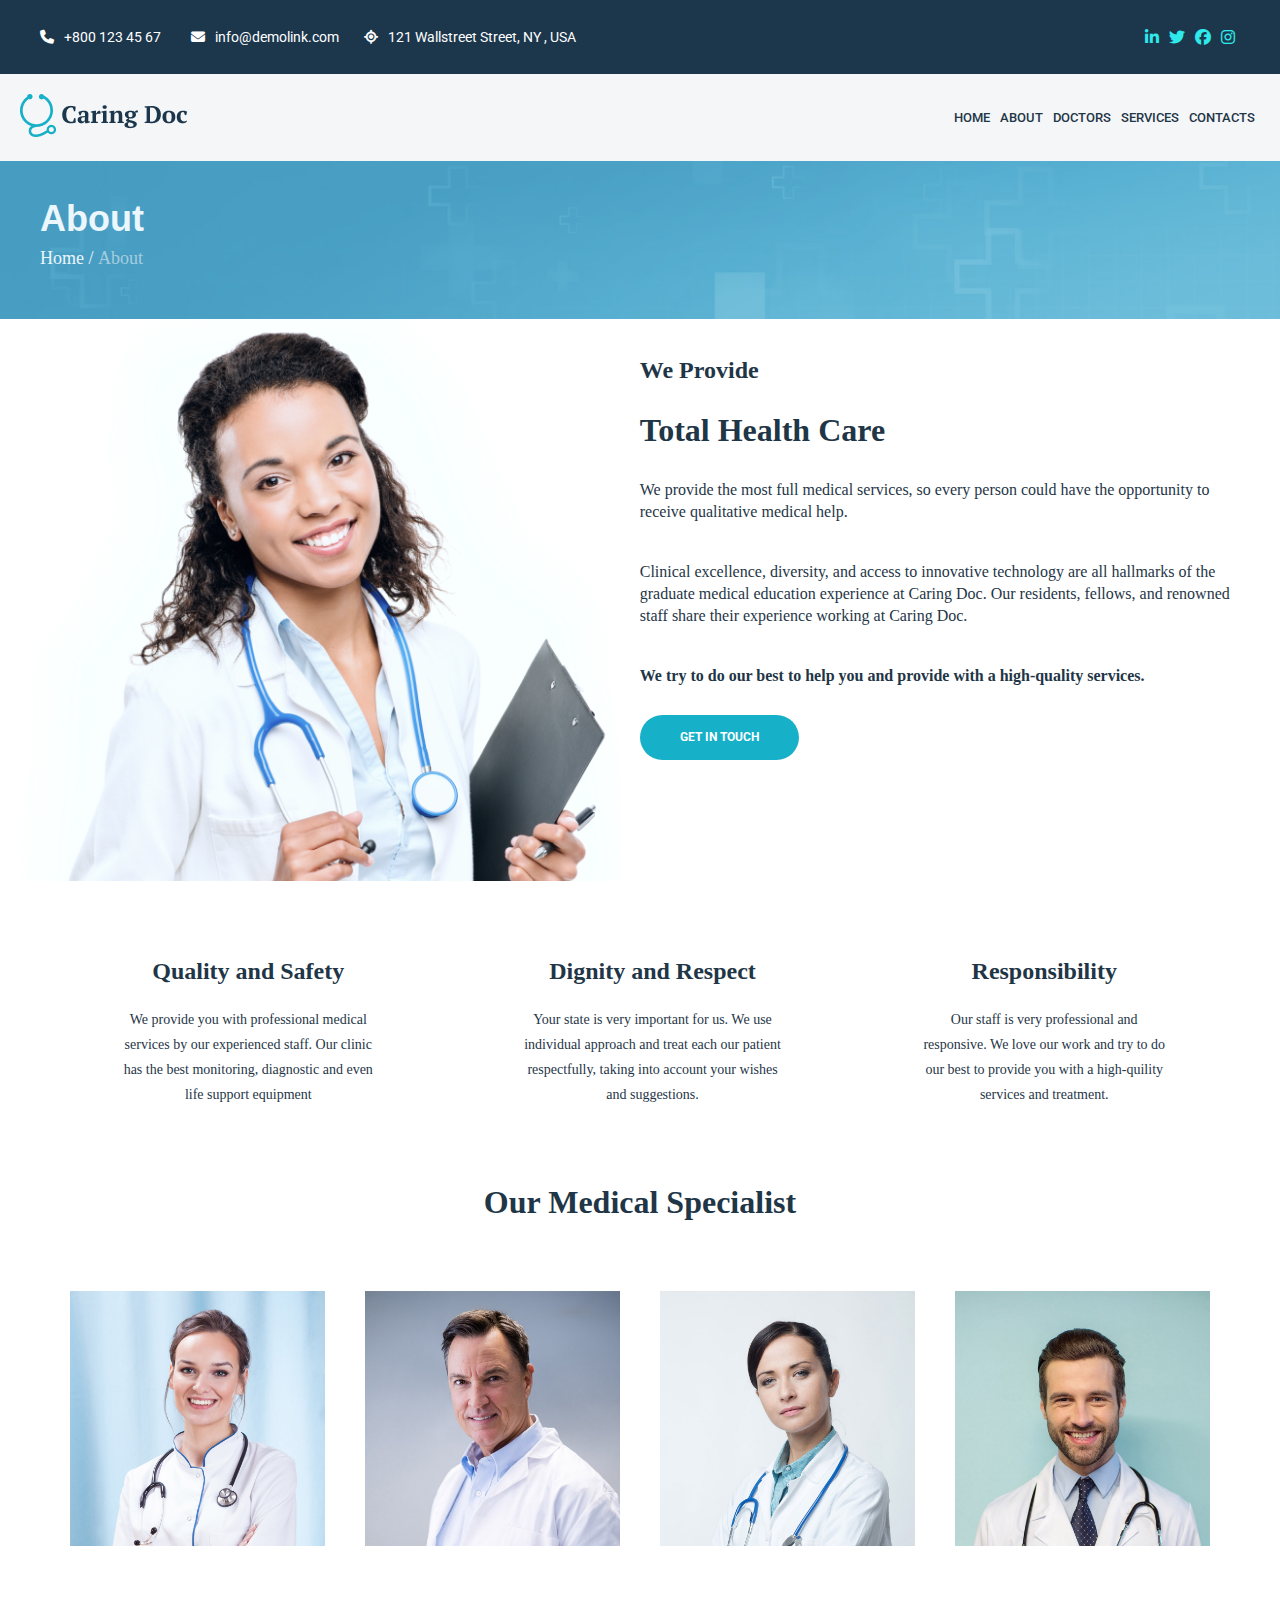
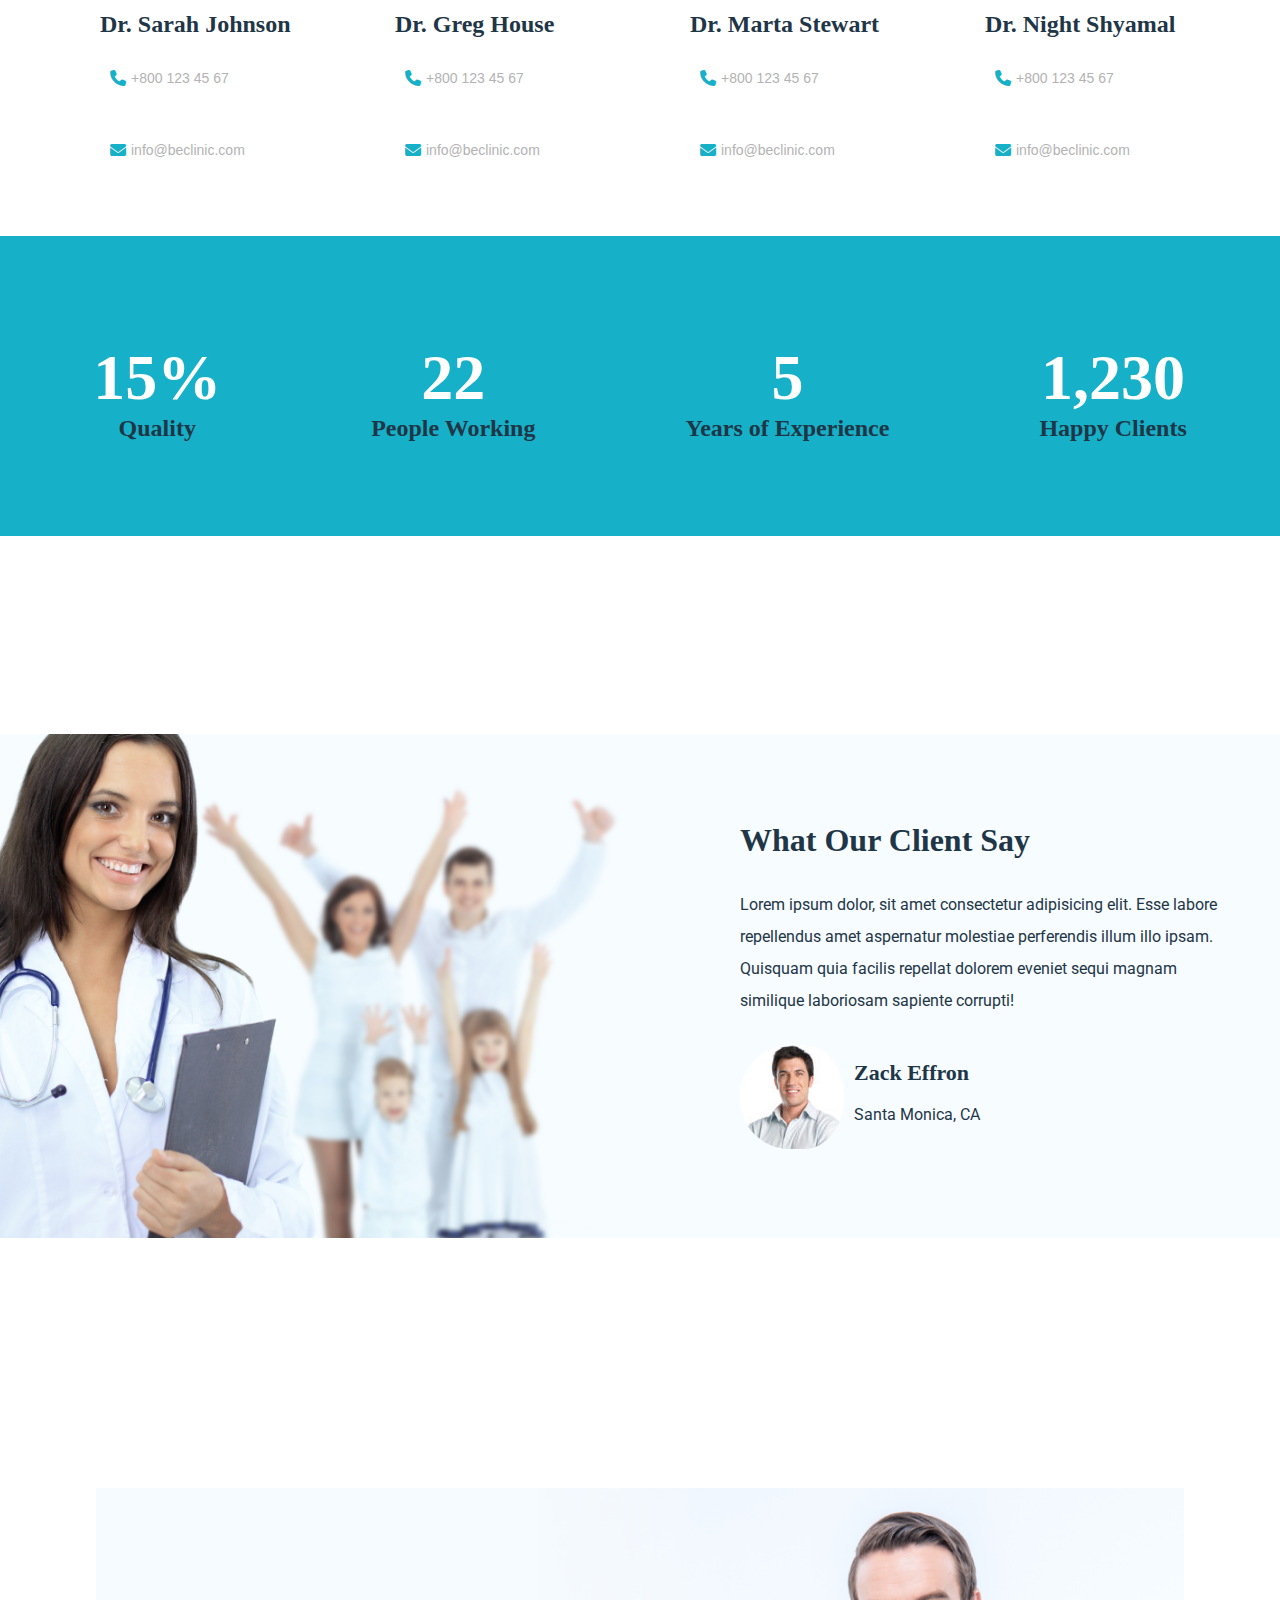
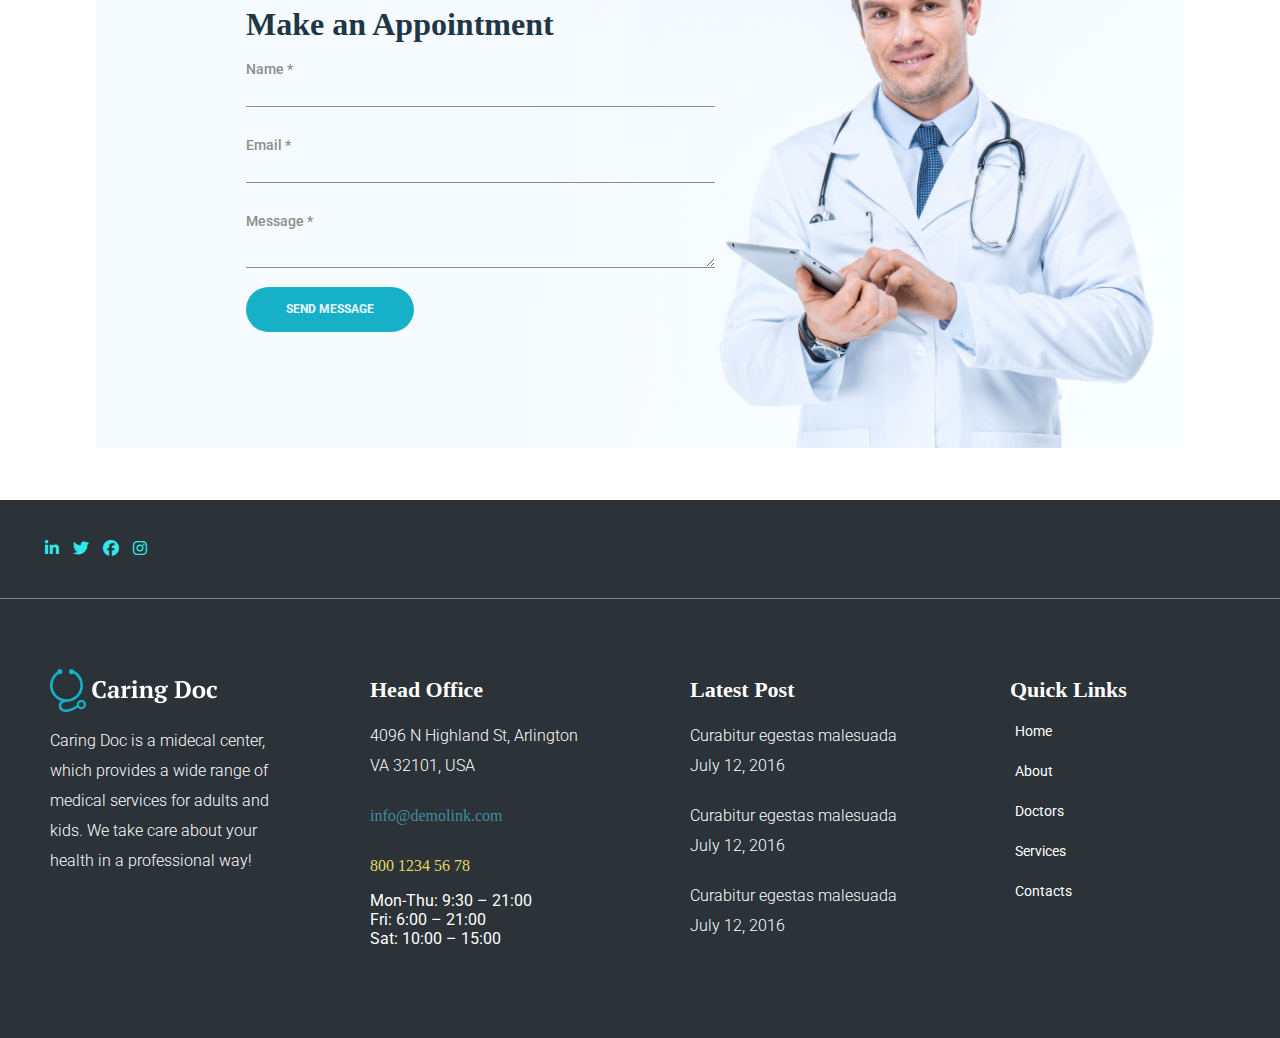
<file: about.html>
<!DOCTYPE html>
<html lang="en">

<head>
    <meta charset="UTF-8">
    <meta name="viewport" content="width=device-width, initial-scale=1.0">
    <link rel="stylesheet" href="https://cdnjs.cloudflare.com/ajax/libs/font-awesome/6.5.2/css/all.min.css">
    <link rel="preconnect" href="https://fonts.googleapis.com">
    <link
        href="https://fonts.googleapis.com/css2?family=Roboto:ital,wght@0,100;0,300;0,400;0,500;0,700;0,900;1,100;1,300;1,400;1,500;1,700;1,900&display=swap"
        rel="stylesheet">
    <link rel="preconnect" href="https://fonts.gstatic.com" crossorigin>
    <link rel="stylesheet" href="style.css">
    <link rel="stylesheet" href="https://stackpath.bootstrapcdn.com/font-awesome/4.7.0/css/font-awesome.min.css">
    <script src="https://code.jquery.com/jquery-1.12.4.min.js"></script>
    <title>About</title>
</head>

<body>
    <!-- start of header -->
    <header>
        <div class="container container-header">
            <div class="row row-header">
                <div class="col col-upper">
                    <div class="row row-upper">
                        <div class="col col-up1">
                            <div class="container">
                                <ul class="header-nav">
                                    <li>
                                        <a href="tel:+800 123 45 67"><span><i class="fas fa-phone"></i>+800 123 45
                                                67</span></a>
                                    </li>
                                    <li>
                                        <a href="mailto:info@demolink.com"><span><i
                                                    class="fas fa-envelope"></i>info@demolink.com</span></a>
                                    </li>
                                    <li>
                                        <span><i class="fas fa-location"></i>121 Wallstreet Street, NY , USA</span>
                                    </li>
                                </ul>
                            </div>
                        </div>
                        <div class="col col-up2">
                            <a href="https://linkedin.com"><i class="fab fa-linkedin"></i></a>
                            <a href="https://twitter.com"><i class="fab fa-twitter"></i></a>
                            <a href="https://facebook.com"><i class="fab fa-facebook"></i></a>
                            <a href="https://instagram.com"><i class="fab fa-instagram"></i></a>

                        </div>
                    </div>
                </div>
                <div class="col col-lower-contact">
                    <div class="container container-lower">
                        <div class="row row-lower">
                            <div class="col col-d1">
                                <img src="images/footer-logo.webp" alt="">
                            </div>
                            <div class="col col-d2">
                                <nav>
                                    <ul class="header-nav">
                                        <li><a href="index.html" class="nav">Home</a></li>
                                        <li><a href="about.html" class="nav">About</a></li>
                                        <li><a href="#" class="nav">Doctors</a></li>
                                        <li><a href="services.html" class="nav">Services</a></li>
                                        <li><a href="contact.html" class="nav">Contacts</a></li>
                                    </ul>
                                </nav>
                            </div>
                        </div>
                    </div>
                </div>
            </div>
        </div>
    </header>

    <main>

        <section class="contact-banner">
            <div class="container con-contact">
                <div class="row row-contact">
                    <div class="col col-contact-1">
                        <h2>About</h2>
                    </div>
                    <div class="col col-contact-2">
                        <a href="index.html">Home /</a>
                        <p>&nbsp;About</p>
                    </div>
                </div>
            </div>
        </section>

        <section class="touch">
            <div class="container con-touch">
                <div class="row row-touch">
                    <div class="col col-touch-1">
                        <img src="images/doc.webp" alt="">
                    </div>
                    <div class="col col-touch-2">
                        <div class="con">
                            <h3 id="touch-h3">We Provide</h3><br>
                            <h2 id="touch-h2">Total Health Care</h2><br>
                            <p class="touch-p">We provide the most full medical services, so every person could have the
                                opportunity to receive qualitative medical help.</p><br>
                            <p class="touch-p">Clinical excellence, diversity, and access to innovative technology are
                                all hallmarks of the graduate medical education experience at Caring Doc. Our residents,
                                fellows, and renowned staff share their experience working at Caring Doc.</p><br>
                            <p class="touch-p"><b>We try to do our best to help you and provide with a high-quality
                                    services.</b></p><br>
                        </div>
                        <button id="get-in-touch">GET IN TOUCH</button>
                    </div>
                </div>
            </div>
        </section>

        <section class="trio">
            <div class="container con-trio">
                <div class="row row-trio">
                    <div class="col col-trio">
                        <h3>Quality and Safety</h3>
                        <p>We provide you with professional medical services by our experienced staff. Our clinic has
                            the best monitoring, diagnostic and even life support equipment</p>
                    </div>
                    <div class="col col-trio">
                        <h3>Dignity and Respect</h3>
                        <p>Your state is very important for us. We use individual approach and treat each our patient
                            respectfully, taking into account your wishes and suggestions.</p>
                    </div>
                    <div class="col col-trio">
                        <h3>Responsibility</h3>
                        <p>Our staff is very professional and responsive. We love our work and try to do our best to
                            provide you with a high-quility services and treatment.</p>
                    </div>
                </div>
            </div>
        </section>

        <section class="team">
            <div class="container con-team">
                <div class="row row-team-1">
                    <div class="col col-team-1">
                        <h3 class="team-h3">Our Medical Specialist</h3>
                    </div>
                    <div class="col col-team-2">
                        <div class="row row-team-2">
                            <div class="col col-team-card">
                                <div class="container con-team-card">
                                    <img src="images/team-1.jpg" alt="">
                                    <div class="group-team">
                                        <h4 class="team-h4">Dr. Sarah Johnson</h4>
                                        <i class="fas fa-phone teams">
                                            <p class="team-p">+800 123 45 67</p>
                                        </i>
                                        <i class="fas fa-envelope teams">
                                            <p class="team-p">info@beclinic.com</p>
                                        </i>
                                    </div>
                                </div>
                            </div>
                            <div class="col col-team-card">
                                <div class="container con-team-card">
                                    <img src="images/team-2.jpg" alt="">
                                    <div class="group-team">
                                        <h4 class="team-h4">Dr. Greg House</h4>
                                        <i class="fas fa-phone teams">
                                            <p class="team-p">+800 123 45 67</p>
                                        </i>
                                        <i class="fas fa-envelope teams">
                                            <p class="team-p">info@beclinic.com</p>
                                        </i>

                                    </div>
                                </div>
                            </div>
                            <div class="col col-team-card">
                                <div class="container con-team-card">
                                    <img src="images/team-3.jpg" alt="">
                                    <div class="group-team">
                                        <h4 class="team-h4">Dr. Marta Stewart</h4>
                                        <i class="fas fa-phone teams">
                                            <p class="team-p">+800 123 45 67</p>
                                        </i>
                                        <i class="fas fa-envelope teams">
                                            <p class="team-p">info@beclinic.com</p>
                                        </i>
                                    </div>
                                </div>
                            </div>
                            <div class="col col-team-card">
                                <div class="container con-team-card">
                                    <img src="images/team-4.jpg" alt="">
                                    <div class="group-team">
                                        <h4 class="team-h4">Dr. Night Shyamal</h4>
                                        <i class="fas fa-phone teams">
                                            <p class="team-p">+800 123 45 67</p>
                                        </i>
                                        <i class="fas fa-envelope teams">
                                            <p class="team-p">info@beclinic.com</p>
                                        </i>
                                    </div>
                                </div>
                            </div>
                        </div>
                    </div>
                </div>
            </div>
        </section>

        <section class="counter-section">
            <div class="container con-counter">
                <div class="row row-counter">
                    <div class="col col-counter">
                        <div class="counter" id="counter1">0 %
                        </div><h3>Quality</h3>
                    </div>
                    <div class="col col-counter">
                        <div class="counter" id="counter2">0
                        </div><h3>People Working</h3>
                    </div>
                    <div class="col col-counter">
                        <div class="counter" id="counter3">0 
                        </div><h3>Years of Experience</h3>
                    </div>
                    <div class="col col-counter">
                        <div class="counter" id="counter4">0 
                        </div><h3>Happy Clients</h3>
                    </div>
                </div>
            </div>
        </section>

        <section class="testimonial">
            <div class="container con-testimonial">
                <div class="row row-testimonial">
                    <div class="col col-testimonial-1">
                    </div>
                    <div class="col col-testimonial-2">
                        <div class="container con-testimonial-2">
                            <div class="row row-testimonial-2">
                                <div class="col col-testimonial-3">
                                    <h3>What Our Client Say</h3><br>
                                    <p>
                                        Lorem ipsum dolor, sit amet consectetur adipisicing elit. Esse labore
                                        repellendus amet aspernatur molestiae perferendis illum illo ipsam. Quisquam
                                        quia facilis repellat dolorem eveniet sequi magnam similique laboriosam sapiente
                                        corrupti!
                                    </p><br>
                                </div>
                                <div class="col col-testimonial-4">
                                    <div class="row row-testimonial-3">
                                        <div class="col col-testimonial-5">
                                            <img src="images/1.jpg" alt="">
                                        </div>
                                        <div class="col col-testimonial-6">
                                            <h4>Zack Effron</h4>
                                            <p>Santa Monica, CA</p>
                                        </div>
                                    </div>
                                </div>
                            </div>
                        </div>
                    </div>
                </div>
        </section>


        <section class="appointment">
            <div class="container con-appointment">
                <h3>Make an Appointment</h3>
                <p>
                    <span>
                        <label>Name * <br>
                            <input type="text">
                        </label>
                    </span>
                </p>
                <p>
                    <span>
                        <label>Email * <br>
                            <input type="email">
                        </label>
                    </span>
                </p>
                <p>
                    <span>
                        <label>Message * <br>
                            <textarea name="message" id=""></textarea>
                        </label>
                    </span>
                </p>
                <button id="button-appointment">
                    SEND MESSAGE
                </button>
            </div>
        </section>


    </main>

    <footer>
        <div class="container container-footer">
            <div class="row row-footer">
                <div class="col col-upper-footer">
                    <a href="https://linkedin.com"><i class="fab fa-linkedin"></i></a>
                    <a href="https://twitter.com"><i class="fab fa-twitter"></i></a>
                    <a href="https://facebook.com"><i class="fab fa-facebook"></i></a>
                    <a href="https://instagram.com"><i class="fab fa-instagram"></i></a>
                </div>
                <div class="col col-lower-footer">
                    <div class="row row-lower-footer">
                        <div class="col col-footer">
                            <img src="images/footer-logo-1.webp" alt="">
                            <p class="p-footer">Caring Doc is a midecal center, which provides a wide range of medical
                                services for
                                adults and kids. We take care about your health in a professional way!</p>
                        </div>
                        <div class="col col-footer">
                            <h3 class="h3-footer"><b>Head Office</b></h3>
                            <p class="p-footer">4096 N Highland St, Arlington
                                VA 32101, USA </p>
                            <p id="blugreen" class="p-footer"><b>info@demolink.com</b></p>
                            <p id="yellow" class="p-footer"><b>800 1234 56 78</b></p>

                            Mon-Thu: 9:30 – 21:00 <br>
                            Fri: 6:00 – 21:00 <br>
                            Sat: 10:00 – 15:00</p>
                        </div>
                        <div class="col col-footer">
                            <h3 class="h3-footer"><b>Latest Post</b></h3>
                            <p class="p-footer">Curabitur egestas malesuada <br>
                                July 12, 2016</p>
                            <p class="p-footer">Curabitur egestas malesuada <br>
                                July 12, 2016</p>
                            <p class="p-footer">Curabitur egestas malesuada <br>
                                July 12, 2016</p>
                        </div>
                        <div class="col col-footer">
                            <h3 class="h3-footer"><b>Quick Links</b></h3>
                            <div class="nav-footer">
                                <nav>
                                    <ul class="footer-nav">
                                        <li class="footer-list"><a href="index.html" class="footer-nav">Home</a></li>
                                        <li class="footer-list"><a href="#" class="footer-nav">About</a></li>
                                        <li class="footer-list"><a href="#" class="footer-nav">Doctors</a></li>
                                        <li class="footer-list"><a href="services.html" class="footer-nav">Services</a>
                                        </li>
                                        <li class="footer-list"><a href="contact.html" class="footer-nav">Contacts</a>
                                        </li>
                                    </ul>
                                </nav>
                            </div>
                        </div>
                    </div>
                </div>
            </div>
        </div>
    </footer>
    <!-- end of footer -->

    <script src="script.js"></script>
</body>

</html>
</file>
<file: style.css>
* {
    margin: 0;
    padding: 0;
    box-sizing: border-box;
    font-family: "PT Serif", serif;
}

button {
    font-family: "Roboto", sans-serif;

}

body {
    margin: 0;
    padding: 0;
}

header,
.container-header {
    width: 100%;
}

.fas {
    padding: 10px;
}

.row-header {
    display: flex;
    flex-direction: column;
}

.row-upper {
    display: flex;
    justify-content: space-between;
    padding: 20px;
}

.col-upper {
    background-color: rgb(28, 55, 76);
    width: 100%;
}

ul.header-nav {
    display: flex;
    list-style: none;
}

a.nav {
    font-family: "Roboto", sans-serif;
    font-size: 13px;
    line-height: 21px;
    font-weight: 500;
    color: #1f3647;
}

a.nav:hover {
    color: #16b0c8;
}

ul.footer-nav {
    list-style: none;
    font-family: "Roboto", sans-serif;
    font-size: 16px;
    line-height: 30px;
    font-weight: 300;
    color: #ebf6fd;
}

ul.footer-nav:hover {
    color: #16b0c8;
}

li a,
li span {
    font-family: "Roboto", sans-serif;
    text-decoration: none;
    color: white;
    padding: 0 5px;
    font-size: 14px;
    line-height: 22px;
    font-weight: 400;
}

li a,
li span:hover {
    color: #16b0c8;
}

.col.col-up2 {
    display: flex;
    align-items: center;
    padding-right: 20px;
}

.col.col-up2 a i {
    padding: 5px;
    color: rgb(46, 234, 235);
}

.container-lower {
    background-color: rgb(245, 246, 248);
}

.row-lower {
    display: flex;
    padding: 20px;
}

.nav {
    color: black;
    text-transform: uppercase;
}

img {
    height: auto;
    max-width: 100%;
}

.col.col-d1 {
    width: 100%;
}

.col.col-d2 {
    align-content: center;
}


/* footer */

footer {

    background-color: rgb(43, 50, 56);

}

.p-footer {
    font-family: "Roboto", sans-serif;
    font-size: 16px;
    line-height: 30px;
    font-weight: 300;
}

.col.col-upper-footer a {
    padding: 5px;
}

.col.col-upper-footer a i {
    color: rgb(46, 234, 235);
}

.col.col-upper-footer {
    padding: 40px;
    border-bottom: solid;
    border-width: 1px;
    border-color: gray;
}

.row.row-lower-footer {
    display: flex;
    justify-content: space-around;
    padding: 20px 0;
}

.col.col-footer {
    color: white;
    font-family: "Roboto", sans-serif;

}

.footer-nav {
    color: white;
}

.h3-footer {
    padding: 10px 0;
    font-family: "PT Serif", serif;
    font-size: 22px;
    line-height: 22px;
    font-weight: 700;
}

p {
    padding: 10px 0;
    line-height: 22px;
}

li.footer-list {
    padding: 5px 0;
}

#yellow {
    color: rgb(226, 217, 97);
}

#blugreen {
    color: rgb(68, 139, 162);
}

.col.col-footer {
    width: 100%;
    padding: 50px;
}

/* hero */
.hero {
    background-image: url(images/Group-1.png);
    background-size: 140%;
    background-position: center center;
    background-repeat: no-repeat;
    height: 100vh;
    width: 100%;
    padding: 40px;
    align-content: center;
}

h4#hero-h4 {
    font-size: 24px;
    line-height: 41px;
    font-weight: 700;
    color: rgb(22, 176, 200);
}

h1#hero-h1 {
    font-size: 100px;
    line-height: 119px;
    font-weight: 700;
    color: rgb(22, 176, 200);
    ;
}

p#hero-p {
    font-size: 18px;
    line-height: 32px;
    font-weight: 300;
    color: rgb(66, 71, 76);
}

button#hero-button {
    font-size: 12px;
    line-height: 15px;
    font-weight: 700;
    color: rgb(68, 139, 162);
    padding: 15px 40px;
    border-radius: 40px;
    border-width: none;
    border: solid;
    border-width: 0;
    background-color: #fae80b;

    ;
}

button#hero-button:hover {
    background-color: rgb(68, 139, 162);
    color: #ebf6fd;
}

/* cards */

.cards {
    display: flex;
    justify-content: space-evenly;
}

.row-cards,
.row-cards-upper,
.row-cards-lower {
    display: flex;
}

.con-upper-inner {
    width: 250px;
    height: 250px;
    perspective: 500px;
    margin: 10px;
}

.card-content {
    height: 100%;
    width: 100%;
    position: relative;
    transform-style: preserve-3d;
}

.con-upper-inner:hover>.card-content {
    cursor: pointer;
    transform: rotateX(180deg);
    transition: 1800ms;
}

.front,
.back {
    position: absolute;
    height: 100%;
    width: 100%;
    backface-visibility: hidden;
}

.front {
    background-color: #ebf6fd;
    color: #1f3647;
    display: flex;
    flex-direction: column;
    justify-content: center;
    align-items: center;
}

.back {
    background-image: url('images/doctor-arms-crossed.jpg');
    color: white;
    background-position: center;
    background-repeat: no-repeat;
    background-size: cover;
    transform: rotateX(180deg);
    display: flex;
    flex-direction: column;
    justify-content: center;
    align-items: center;
}

.back h1,
.back p {
    position: relative;
    z-index: 2;
    text-align: center;
    padding: 5px;
}

.back::before {
    content: '';
    position: absolute;
    top: 0;
    left: 0;
    right: 0;
    bottom: 0;
    background: rgba(0, 0, 0, 0.315);
    z-index: 1;
}

.col.col-cards-2 {
    align-self: center;
}

.container.con-card-2 {
    padding: 3rem;
    background-color: #16b0c8;
}

section.cards {
    padding: 3rem;
}

.cards,
.con-cards,
.row-cards,
.col-cards-1,
.col-cards-2,
.row-1,
.col-cards-upper,
.row-cards-upper,
.col-cards-lower,
.row-cards-lower {
    height: 100%;
}

.row.row-card2 {
    display: flex;
    justify-content: space-between;
}

.inner-card-2 {
    color: white;
}

.col-time {
    color: #fae80b;
}

button#visit {
    font-size: 12px;
    line-height: 15px;
    font-weight: 700;
    color: rgb(255, 255, 255);
    padding: 15px 40px;
    border-radius: 40px;
    border-width: none;
    border: solid;
    border-width: 0;
    background-color: #1f3647;
}

button#visit:hover {
    color: #1f3647;
    background-color: #f7fcff;
    transition: ease-in 100ms;
}

/* touch */

.row-touch {
    width: 100%;
    display: flex;
    padding: 0 20px;
}

.col-touch-1 {
    text-align: center;
}

.col-touch-1 img {
    display: inline-block;
    vertical-align: middle;
    width: 1500px;
    height: auto;
}

.col-touch-2 {
    color: #1f3647;
    padding: 30px 20px;
}

button#get-in-touch {
    font-size: 12px;
    line-height: 15px;
    font-weight: 700;
    color: rgb(255, 255, 255);
    padding: 15px 40px;
    border-radius: 40px;
    border-width: none;
    border: solid;
    border-width: 0;
    background-color: #16b0c8;
}

button#get-in-touch:hover {
    color: #f7fcff;
    background-color: #1f3647;
    transition: ease-in 100ms;
}

h3#touch-h3 {
    font-size: 24px;
    line-height: 42px;
    font-weight: 700;
}

h2#touch-h2 {
    font-size: 32px;
    line-height: 42px;
    font-weight: 600;
}

p#touch-p {
    font-size: 14px;
    line-height: 25px;
    font-weight: 400;
}

/* consult */
.consult {
    font-family: "PT Serif", serif;
    background-image: url('images/laptop.webp');
    background-size: 140%;
    background-position: center center;
    background-repeat: no-repeat;
    height: 90vh;
    width: 100%;
    padding: 40px;
    align-content: center;
}

.consult-p {
    padding-right: 700px;
    font-family: "PT Serif", serif;
    font-size: 14px;
    line-height: 25px;
    font-weight: 400;
}

.consult-p b {
    font-size: 16px;
    line-height: 25px;
    font-weight: 700;
    color: #1f3647;
}

.consult-h3 {
    font-size: 32px;
    line-height: 42px;
    font-weight: 600;
    color: #1f3647;
}

.help {
    color: #16b0c8;
}

/* team */

.team {
    font-family: "PT Serif", serif;
    color: #1f3647;
}

.row.row-team-2 {
    display: flex;
    justify-content: space-evenly;
}

.col-team-1 h3 {
    text-align: center;
}

.container.con-team-card {
    margin: 20px;
    display: flex;
    flex-direction: column;
}

.container.con-team-card:hover {
    box-shadow: 0 4px 8px rgba(0, 0, 0, 0.3);
}

.team-h4 {
    margin-top: 30px;
}

.group-team {
    padding: 30px;
}

.col-team-2 {
    padding: 0 50px;
}

.team-h3 {
    font-size: 32px;
    line-height: 42px;
    font-weight: 600;
    margin: 3rem;
}

.team-h4 {
    font-size: 24px;
    line-height: 36px;
    font-weight: 700;
}

.teams {
    color: #16b0c8;
    display: flex;
    align-items: center;
}


.team-p {
    color: rgb(179, 179, 179);
    font-family: "Lato", sans-serif;
    padding-left: 5px;
    font-size: 14px;
    line-height: 32px;
    font-weight: 300;
}


/* testimonial */

.testimonial {
    background-image: url('images/test.webp');
    background-size: 120%;
    background-position: center;
    background-repeat: no-repeat;
    height: 100vh;
    width: 100%;
    padding: 40px;
    align-content: center;
}

.col.col-testimonial-2 {
    text-align: left;
}


.row.row-testimonial-3 {
    display: flex;
    align-items: center;
    color: #1f3647;
}

.container.con-testimonial-2 {
    padding-left: 700px;
}

.col-testimonial-5 img {
    border-radius: 50px;
    padding-right: 10px;
}

.col-testimonial-3 p,
.col-testimonial-6 p {
    font-family: "Roboto", sans-serif;
    font-size: 16px;
    line-height: 32px;
    color: #1f3647;
}

.col-testimonial-6 h4 {
    font-size: 22px;
    line-height: 32px;
    font-weight: 600;
}

.col-testimonial-3 h3 {
    font-size: 32px;
    line-height: 42px;
    font-weight: 600;
    color: #1f3647;

}


/* article */
.row.row-news-2 {
    display: flex;
}

h3.news-h3 {
    text-align: center;
    font-size: 32px;
    line-height: 42px;
    font-weight: 700;
    color: #1f3647;
}

.news-p {
    font-size: 14px;
    line-height: 28px;
    font-weight: 400;
    padding-left: 5px;
    color: #8d8d8d;
    font-family: "Roboto", sans-serif;
}

.news-h4 {
    font-size: 24px;
    line-height: 38px;
    font-weight: 600;
    color: #1f3647;
}

i.fas.fa-calendar.news {
    display: flex;
    align-items: center;
    margin: 0;
    padding: 0;
}

.fas.fa-calendar {
    color: #16b0c8;
}

.col.col-news-card {
    margin: 30px;
}

.news-ptxt {
    color:
        rgb(66, 71, 76);
    font-family: "Roboto", sans-serif;
}

/* appointment */
.con-appointment {
    background-image: url('images/appointment.webp');
    background-size: 100%;
    background-position: center center;
    background-repeat: no-repeat;
    align-content: center;
    height: 600px;
    margin: 2rem 6rem;
    padding-left: 150px;
}

button#button-appointment {
    font-size: 12px;
    line-height: 15px;
    font-weight: 700;
    color: #ebf6fd;
    padding: 15px 40px;
    border-radius: 40px;
    border-width: none;
    border: solid;
    border-width: 0;
    background-color: #16b0c8;
}

button#button-appointment:hover {
    background: black;
    color: #ebf6fd;
}

.con-appointment h3 {
    font-family: "PT Serif", serif;
    font-size: 32px;
    line-height: 42px;
    font-weight: 600;
    color: #1f3647;
}

input,
textarea {
    border: none;
    border-bottom: solid 1px;
    background-color: transparent;
    border-color: #8d8d8d;
    width: 50%;
}

label {
    font-family: "Roboto", sans-serif;
    font-size: 14px;
    line-height: 28px;
    font-weight: 500;
    color: #8d8d8d;
}


/* CONTACT HTML */
.contact-banner {
    font-family: "Lato", sans-serif;

    background-image: url('images/contact.jpg');
    background-position: center;
    background-size: 100%;
    background-repeat: no-repeat;
    height: 100%;
    width: 100%;
    padding: 40px;
    align-content: center;
}

.col-contact-2 {
    display: flex;
    align-items: center;
    font-size: 18px;
    line-height: 29px;
    font-weight: 300;

}

.col-contact-2 a {
    text-decoration: none;
    color: #ebf6fd;
}

.col-contact-2 p {
    color: rgba(255, 255, 255, 0.5)
}

.col-contact-2 a:hover {
    text-decoration: underline;
}

.col-contact-1 h2 {
    color: #ebf6fd;
    font-family: "Lato", sans-serif;
    font-size: 36px;
    line-height: 36px;
    font-weight: 700;

}

.row-details {
    display: flex;
    gap: 8rem;
}

.row-details-2 {
    display: flex;
    flex-direction: column;
}

.container.con-details {
    margin: 4rem;
}

.col-details-a span i.fas {
    padding: 10px 10px 0 0;
}

.col.col-details-1 {
    width: 100%;
}

.col.col-details-2 {
    width: 100%;
}

section.contact-details {
    display: flex;
    justify-content: center;
}

.full {
    width: 100%;
    color: #8d8d8d;
}

.col-details-2 span label {
    color: #1f3647;
}

.con-details-3 {
    color: rgb(66, 71, 76);
    font-size: 14px;
    line-height: 25px;
    font-weight: 400;
}
.con-details-3 h3,
.col-details-2 h3{
    font-size: 32px;
    line-height: 42px;
    font-weight: 700;
    color: #1f3647;
}

.col-details-a i {
    color: #16b0c8;
}
.col-details-a span {
    font-size: 18px;
    line-height: 42px;
    font-weight: 400;
    font-family: "Roboto", sans-serif;

}

/* SERVICES */
h2.services-h2 {
    text-align: center;
    font-size: 32px;
    font-weight: 600;
    line-height: 42px;
    color: #1f3647;
    margin: 10px;
}

.accordion {
    cursor: pointer;
    padding: 18px;
    border: none;
    text-align: left;
    outline: none;
    transition: 0.4s;
    margin: 10px;
  }
  
button.accordion {
    background-color: #f6fcff;
    font-family: "Roboto", sans-serif;
font-size: 14px;
line-height: 25px;
font-weight: 700;
color: #1f3647;
}
  
  .panel {
    padding: 0 18px;
    margin: 20px;
    display: none;
    background-color: white;
    overflow: hidden;
  }

  .panel p {
    font-family: "Roboto", sans-serif;
    font-size: 14px;
    line-height: 25px;
    font-weight: 400;
    color: rgb(66, 71, 76);
  }

  .con-accordion {
    display: flex;
    flex-direction: column;
    margin: 4rem;
  }

  .con-accordion h2 {
    text-align: center;
    color: #1f3647;
    margin-bottom: 20px;
    font-size: 32px;
    line-height: 42px;
    font-family: "PT Serif", serif;
  }

  /* about */
  .row-trio {
    display: flex;
    text-align: center;
    gap: 40px;
  }

  .con-trio {
    margin: 4rem;
  }

  .col-trio h3, .col-trio p {
    color: #1f3647;
    padding: 10px 50px;

  }

  .col-trio h3 {
    font-size: 24px;
    line-height: 32px;
    font-weight: 700;
  }


  .col-trio p {
    font-size: 14px;
    line-height: 25px;
    font-weight: 400;
  }

  .container.con-counter {
    display: flex;
    justify-content: space-evenly;
    align-items: center;
}

.row-counter {
    display: flex;
    gap: 150px;
}

.col-counter {
    display: flex;
    flex-direction: column;
    align-items: center;
}

div.counter {
    font-size: 64px;
    line-height: 85px;
    font-weight: 700;
    color: #ffffff;
}

.col-counter h3 {
    font-size: 24px;
    line-height: 16px;
    font-weight: 700;
    color: #1f3647;
}

.container.con-counter {
    background-color: #16b0c8;
    height: 300px;
}
</file>
